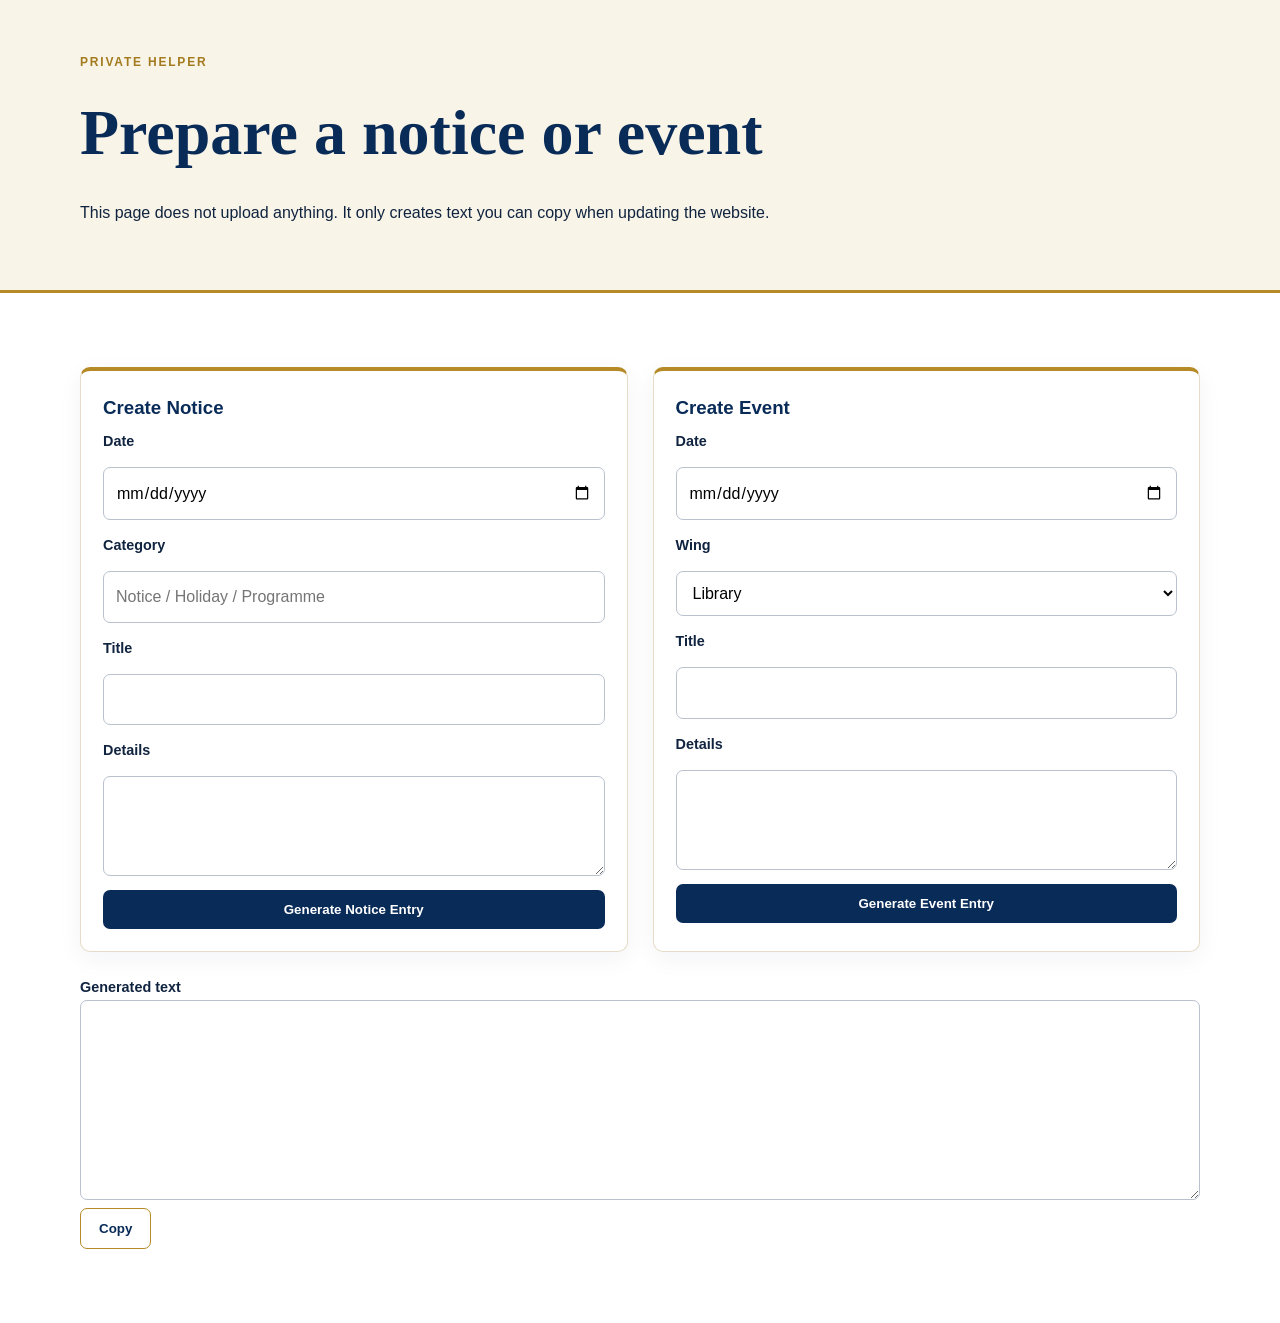
<file: content-helper.html>
<!doctype html>
<html>
<head>
<meta charset="utf-8"><meta name="viewport" content="width=device-width,initial-scale=1">
<title>Content Helper | SULARC</title>
<link rel="stylesheet" href="styles.css?v=20261030-mobile3">
</head>
<body>
<section class="page-hero"><div class="wrap">
<span class="eyebrow">Private helper</span><h1>Prepare a notice or event</h1>
<p>This page does not upload anything. It only creates text you can copy when updating the website.</p>
</div></section>
<section class="section"><div class="wrap grid-2">
<div class="card"><h3>Create Notice</h3>
<form id="noticeForm">
<label>Date</label><input id="ndate" type="date">
<label>Category</label><input id="ncat" placeholder="Notice / Holiday / Programme">
<label>Title</label><input id="ntitle">
<label>Details</label><textarea id="nbody"></textarea>
<button class="primary" type="submit">Generate Notice Entry</button>
</form></div>
<div class="card"><h3>Create Event</h3>
<form id="eventForm">
<label>Date</label><input id="edate" type="date">
<label>Wing</label><select id="ewing"><option>Library</option><option>Balavedi</option><option>Vanitha Vedi</option><option>Senior Citizens' Wing</option></select>
<label>Title</label><input id="etitle">
<label>Details</label><textarea id="edetails"></textarea>
<button class="primary" type="submit">Generate Event Entry</button>
</form></div>
</div>
<div class="wrap" style="margin-top:22px"><label>Generated text</label><textarea id="output" style="min-height:200px" readonly></textarea><button class="outline" type="button" onclick="navigator.clipboard&&navigator.clipboard.writeText(document.getElementById('output').value)">Copy</button></div>
</section>
<script>
const esc=s=>JSON.stringify(s||'');
document.getElementById('noticeForm').onsubmit=e=>{
 e.preventDefault();
 output.value=`{date:${esc(ndate.value)},category:${esc(ncat.value)},title:${esc(ntitle.value)},title_ml:"",body:${esc(nbody.value)},body_ml:""}`;
};
document.getElementById('eventForm').onsubmit=e=>{
 e.preventDefault();
 output.value=`{date:${esc(edate.value)},wing:${esc(ewing.value)},title:${esc(etitle.value)},title_ml:"",details:${esc(edetails.value)},details_ml:"",status:"planned"}`;
};
</script>
</body></html>
</file>
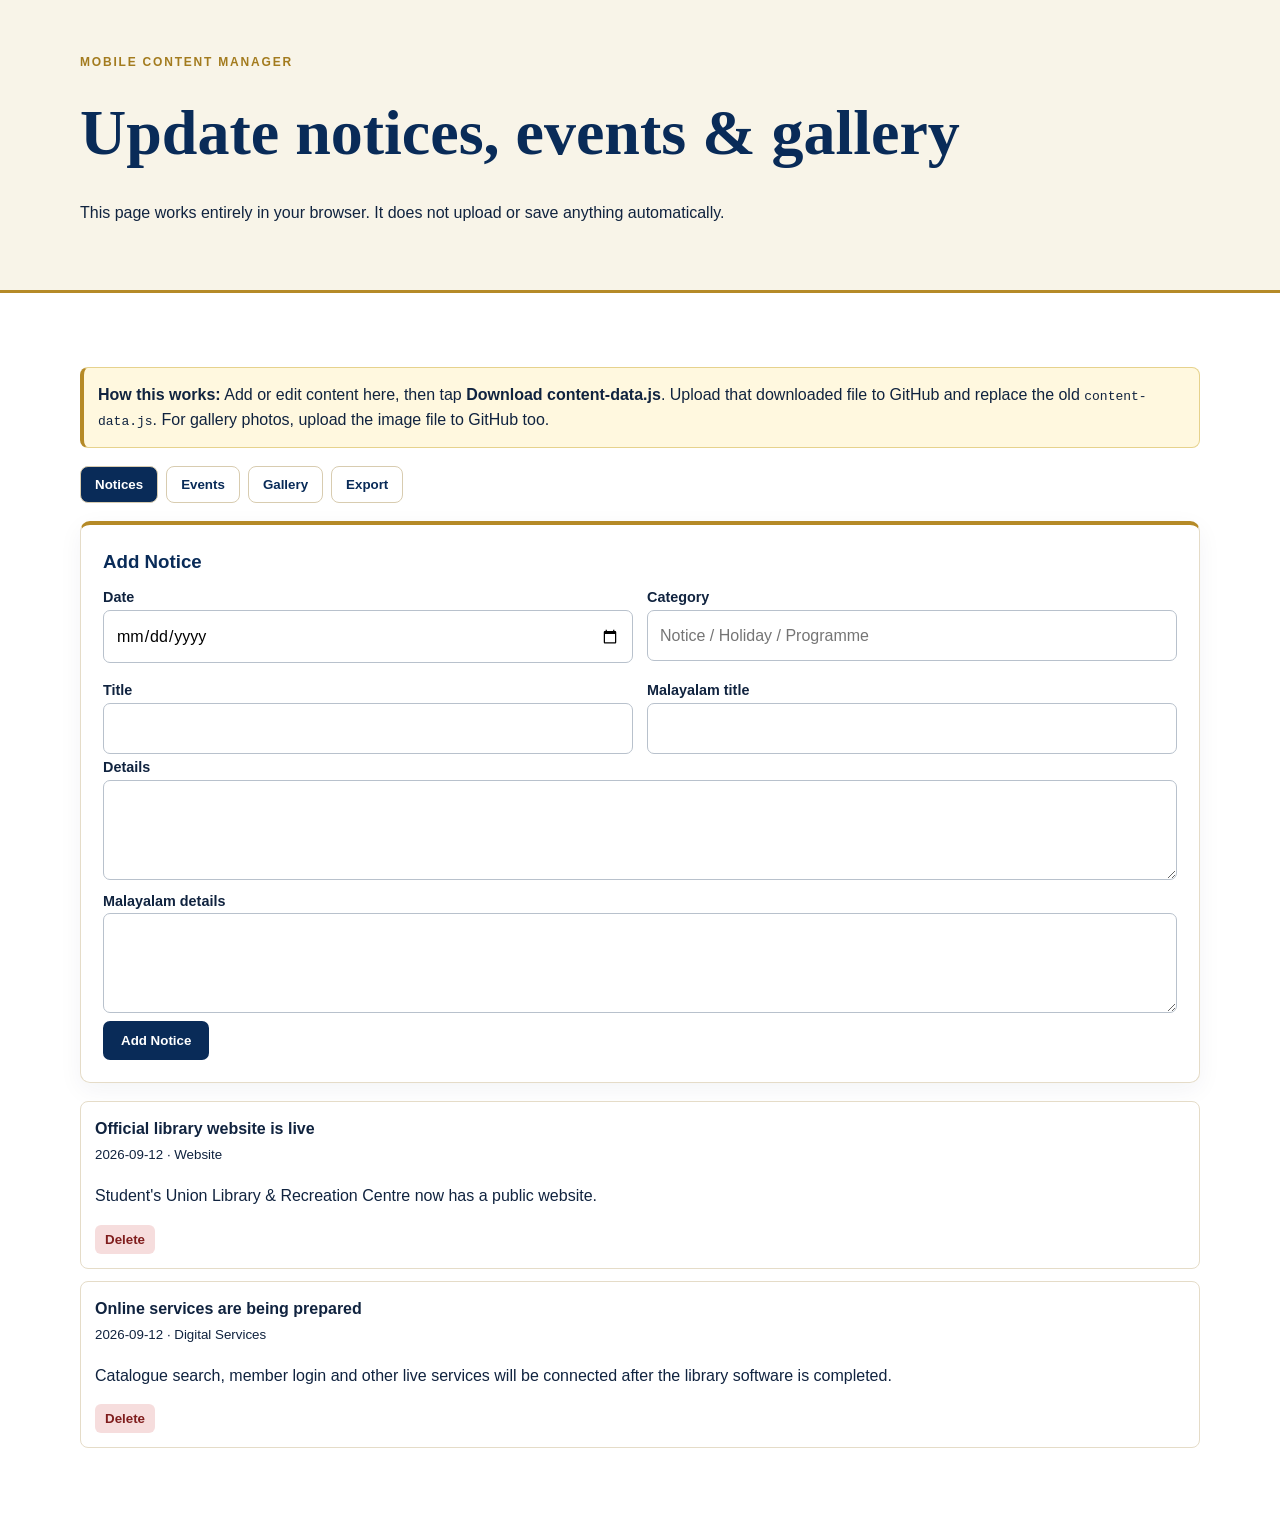
<file: mobile-content-manager.html>
<!doctype html>
<html>
<head>
<meta charset="utf-8">
<meta name="viewport" content="width=device-width,initial-scale=1">
<title>Mobile Content Manager | SULARC</title>
<link rel="stylesheet" href="styles.css?v=20261030-mobile3">
<style>
.manager-tabs{display:flex;gap:8px;flex-wrap:wrap;margin:18px 0}
.manager-tabs button{padding:10px 14px;border:1px solid #d8ccb0;background:#fff;border-radius:8px;font-weight:800;color:#092b58}
.manager-tabs button.active{background:#092b58;color:#fff}
.panel{display:none}.panel.active{display:block}
.preview-list{display:grid;gap:12px;margin-top:18px}
.preview-item{border:1px solid #e5dcc8;border-radius:8px;padding:14px;background:#fff}
.row-actions{display:flex;gap:8px;flex-wrap:wrap;margin-top:8px}
.row-actions button{border:0;padding:7px 10px;border-radius:6px;font-weight:700}
.delete{background:#f6dddd;color:#7f1d1d}
.small-btn{background:#f3efe1;color:#092b58}
.codebox{min-height:260px;font-family:monospace;font-size:.85rem}
.noticebox{background:#fff8df;border:1px solid #e6d28d;border-left:4px solid #b58a27;padding:14px;border-radius:8px}
</style>
</head>
<body>
<section class="page-hero"><div class="wrap">
<span class="eyebrow">Mobile content manager</span>
<h1>Update notices, events & gallery</h1>
<p>This page works entirely in your browser. It does not upload or save anything automatically.</p>
</div></section>

<section class="section"><div class="wrap">
<div class="noticebox">
<strong>How this works:</strong> Add or edit content here, then tap <b>Download content-data.js</b>. Upload that downloaded file to GitHub and replace the old <code>content-data.js</code>. For gallery photos, upload the image file to GitHub too.
</div>

<div class="manager-tabs">
<button class="active" data-panel="notices">Notices</button>
<button data-panel="events">Events</button>
<button data-panel="gallery">Gallery</button>
<button data-panel="export">Export</button>
</div>

<div id="notices" class="panel active">
  <div class="card">
    <h3>Add Notice</h3>
    <div class="form-grid">
      <div><label>Date</label><input id="nDate" type="date"></div>
      <div><label>Category</label><input id="nCategory" placeholder="Notice / Holiday / Programme"></div>
      <div><label>Title</label><input id="nTitle"></div>
      <div><label>Malayalam title</label><input id="nTitleMl"></div>
    </div>
    <label>Details</label><textarea id="nBody"></textarea>
    <label>Malayalam details</label><textarea id="nBodyMl"></textarea>
    <button class="primary" id="addNotice">Add Notice</button>
  </div>
  <div id="noticePreview" class="preview-list"></div>
</div>

<div id="events" class="panel">
  <div class="card">
    <h3>Add Event</h3>
    <div class="form-grid">
      <div><label>Date</label><input id="eDate" type="date"></div>
      <div><label>Wing</label><select id="eWing"><option>Library</option><option>Balavedi</option><option>Vanitha Vedi</option><option>Senior Citizens' Wing</option></select></div>
      <div><label>Title</label><input id="eTitle"></div>
      <div><label>Malayalam title</label><input id="eTitleMl"></div>
    </div>
    <label>Details</label><textarea id="eDetails"></textarea>
    <label>Malayalam details</label><textarea id="eDetailsMl"></textarea>
    <button class="primary" id="addEvent">Add Event</button>
  </div>
  <div id="eventPreview" class="preview-list"></div>
</div>

<div id="gallery" class="panel">
  <div class="card">
    <h3>Add Gallery Album</h3>
    <div class="form-grid">
      <div><label>Album name</label><input id="gAlbum"></div>
      <div><label>Malayalam album name</label><input id="gAlbumMl"></div>
    </div>
    <label>Description</label><textarea id="gDesc"></textarea>
    <label>Malayalam description</label><textarea id="gDescMl"></textarea>
    <label>Photo filenames (comma separated)</label><input id="gImages" placeholder="reading-day.jpg, balavedi-01.jpg">
    <p class="small">Upload the photo files to GitHub separately using the exact same filenames.</p>
    <button class="primary" id="addAlbum">Add Album</button>
  </div>
  <div id="galleryPreview" class="preview-list"></div>
</div>

<div id="export" class="panel">
  <div class="card">
    <h3>Export Website Content</h3>
    <p>Download the generated file and replace <code>content-data.js</code> in your GitHub repository.</p>
    <button class="primary" id="downloadFile">Download content-data.js</button>
    <button class="outline" id="copyCode">Copy code</button>
    <textarea id="codeOutput" class="codebox" readonly></textarea>
  </div>
</div>
</div></section>

<script src="content-data.js"></script>
<script>
const state = JSON.parse(JSON.stringify(window.SULARC_CONTENT || {notices:[],events:[],gallery:[]}));

const $=id=>document.getElementById(id);
document.querySelectorAll(".manager-tabs button").forEach(btn=>{
  btn.onclick=()=>{
    document.querySelectorAll(".manager-tabs button").forEach(b=>b.classList.remove("active"));
    document.querySelectorAll(".panel").forEach(p=>p.classList.remove("active"));
    btn.classList.add("active"); $(btn.dataset.panel).classList.add("active");
    if(btn.dataset.panel==="export") refreshCode();
  };
});

function esc(s){return (s||"").replace(/[&<>"]/g,m=>({"&":"&amp;","<":"&lt;",">":"&gt;","\"":"&quot;"}[m]));}
function render(){
  $("noticePreview").innerHTML=state.notices.map((n,i)=>`
    <div class="preview-item"><b>${esc(n.title)}</b><br><small>${esc(n.date||"")} · ${esc(n.category||"")}</small><p>${esc(n.body||"")}</p>
    <div class="row-actions"><button class="delete" onclick="delItem('notices',${i})">Delete</button></div></div>`).join("");
  $("eventPreview").innerHTML=state.events.map((e,i)=>`
    <div class="preview-item"><b>${esc(e.title)}</b><br><small>${esc(e.date||"")} · ${esc(e.wing||"")}</small><p>${esc(e.details||"")}</p>
    <div class="row-actions"><button class="delete" onclick="delItem('events',${i})">Delete</button></div></div>`).join("");
  $("galleryPreview").innerHTML=state.gallery.map((g,i)=>`
    <div class="preview-item"><b>${esc(g.album)}</b><p>${esc(g.description||"")}</p><small>${(g.images||[]).length} photo(s)</small>
    <div class="row-actions"><button class="delete" onclick="delItem('gallery',${i})">Delete</button></div></div>`).join("");
}
window.delItem=(type,i)=>{state[type].splice(i,1);render();};

$("addNotice").onclick=()=>{
  state.notices.unshift({date:$("nDate").value,category:$("nCategory").value,title:$("nTitle").value,title_ml:$("nTitleMl").value,body:$("nBody").value,body_ml:$("nBodyMl").value});
  ["nDate","nCategory","nTitle","nTitleMl","nBody","nBodyMl"].forEach(id=>$(id).value=""); render();
};
$("addEvent").onclick=()=>{
  state.events.unshift({date:$("eDate").value,wing:$("eWing").value,title:$("eTitle").value,title_ml:$("eTitleMl").value,details:$("eDetails").value,details_ml:$("eDetailsMl").value,status:"planned"});
  ["eDate","eTitle","eTitleMl","eDetails","eDetailsMl"].forEach(id=>$(id).value=""); render();
};
$("addAlbum").onclick=()=>{
  const images=$("gImages").value.split(",").map(x=>x.trim()).filter(Boolean);
  state.gallery.unshift({album:$("gAlbum").value,album_ml:$("gAlbumMl").value,description:$("gDesc").value,description_ml:$("gDescMl").value,images});
  ["gAlbum","gAlbumMl","gDesc","gDescMl","gImages"].forEach(id=>$(id).value=""); render();
};

function code(){
  return "window.SULARC_CONTENT = " + JSON.stringify(state,null,2) + ";\\n";
}
function refreshCode(){$("codeOutput").value=code();}
$("downloadFile").onclick=()=>{
  const blob=new Blob([code()],{type:"application/javascript"});
  const a=document.createElement("a");
  a.href=URL.createObjectURL(blob); a.download="content-data.js"; a.click();
  setTimeout(()=>URL.revokeObjectURL(a.href),1000);
};
$("copyCode").onclick=async()=>{refreshCode(); if(navigator.clipboard) await navigator.clipboard.writeText($("codeOutput").value);};

render();
</script>
</body></html>
</file>
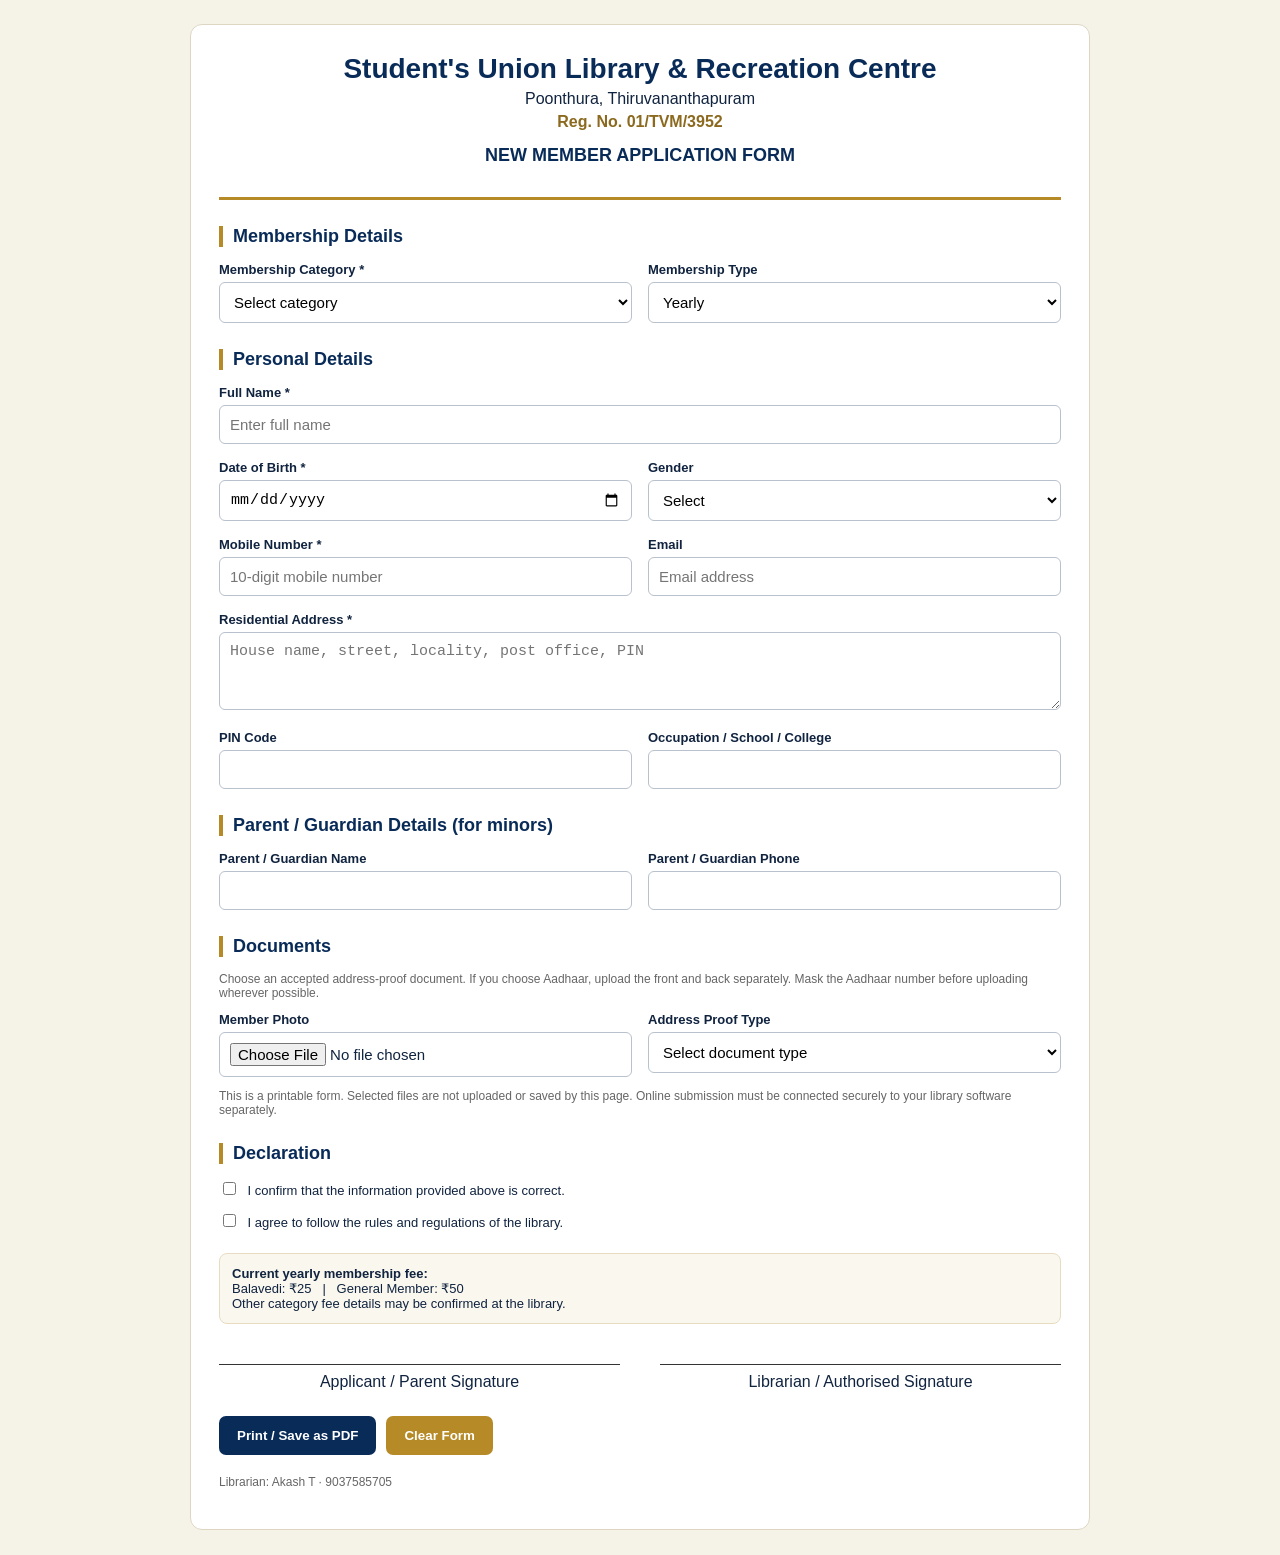
<file: new-member-form-3-updated.html>
<!DOCTYPE html>
<html lang="en">
<head>
<meta charset="UTF-8">
<meta name="viewport" content="width=device-width, initial-scale=1.0">
<title>New Member Application - Student's Union Library</title>
<style>
*{box-sizing:border-box}
body{margin:0;background:#f5f2e8;font-family:Arial,Helvetica,sans-serif;color:#10233f}
.page{max-width:900px;margin:24px auto;background:#fff;padding:28px;border:1px solid #ded6c3;border-radius:12px}
.header{text-align:center;border-bottom:3px solid #b58a27;padding-bottom:16px;margin-bottom:22px}
.header h1{margin:0;color:#092b58;font-size:28px}
.header p{margin:5px 0}
.reg{font-weight:700;color:#8b691f}
h2{font-size:18px;color:#092b58;border-left:4px solid #b58a27;padding-left:10px;margin-top:26px}
.grid{display:grid;grid-template-columns:1fr 1fr;gap:16px}
.full{grid-column:1/-1}
label{display:block;font-weight:700;font-size:13px;margin-bottom:5px}
input,select,textarea{width:100%;padding:10px;border:1px solid #b8c1cc;border-radius:6px;font-size:15px;background:#fff}
textarea{min-height:78px;resize:vertical}
.note{background:#faf7ef;border:1px solid #e7dcc1;padding:12px;border-radius:8px;font-size:13px}
.checks{display:grid;gap:8px}
.checks label{font-weight:400}
.checks input{width:auto;margin-right:8px}
.actions{display:flex;gap:10px;flex-wrap:wrap;margin-top:25px}
button{border:0;padding:12px 18px;border-radius:7px;font-weight:700;cursor:pointer}
.primary{background:#092b58;color:#fff}
.secondary{background:#b58a27;color:#fff}
.footer-sign{display:grid;grid-template-columns:1fr 1fr;gap:40px;margin-top:40px}
.sign{border-top:1px solid #333;padding-top:8px;text-align:center}
.small{font-size:12px;color:#666}
    [hidden]{display:none!important}
@media(max-width:650px){.grid{grid-template-columns:1fr}.full{grid-column:auto}.footer-sign{grid-template-columns:1fr}.page{margin:0;border-radius:0;padding:18px}}
@media print{body{background:#fff}.page{border:0;margin:0;max-width:none;padding:10mm}.actions{display:none}}
</style>
</head>
<body>
<div class="page">
  <div class="header">
    <h1>Student's Union Library & Recreation Centre</h1>
    <p>Poonthura, Thiruvananthapuram</p>
    <p class="reg">Reg. No. 01/TVM/3952</p>
    <h2 style="border:0;padding:0;margin-top:14px">NEW MEMBER APPLICATION FORM</h2>
  </div>

  <form id="memberForm">
    <h2>Membership Details</h2>
    <div class="grid">
      <div>
        <label>Membership Category *</label>
        <select required>
          <option value="">Select category</option>
          <option>General Member</option>
          <option>Balavedi</option>
          <option>Young Adult</option>
          <option>Senior Citizens' Wing</option>
          <option>Vanitha Vedi</option>
        </select>
      </div>
      <div>
        <label>Membership Type</label>
        <select>
          <option>Yearly</option>
          <option>Monthly</option>
        </select>
      </div>
    </div>

    <h2>Personal Details</h2>
    <div class="grid">
      <div class="full">
        <label>Full Name *</label>
        <input required type="text" placeholder="Enter full name">
      </div>
      <div>
        <label>Date of Birth *</label>
        <input required type="date">
      </div>
      <div>
        <label>Gender</label>
        <select>
          <option value="">Select</option>
          <option>Male</option>
          <option>Female</option>
          <option>Other</option>
        </select>
      </div>
      <div>
        <label>Mobile Number *</label>
        <input required type="tel" placeholder="10-digit mobile number">
      </div>
      <div>
        <label>Email</label>
        <input type="email" placeholder="Email address">
      </div>
      <div class="full">
        <label>Residential Address *</label>
        <textarea required placeholder="House name, street, locality, post office, PIN"></textarea>
      </div>
      <div>
        <label>PIN Code</label>
        <input type="text" inputmode="numeric">
      </div>
      <div>
        <label>Occupation / School / College</label>
        <input type="text">
      </div>
    </div>

    <h2>Parent / Guardian Details (for minors)</h2>
    <div class="grid">
      <div>
        <label>Parent / Guardian Name</label>
        <input type="text">
      </div>
      <div>
        <label>Parent / Guardian Phone</label>
        <input type="tel">
      </div>
    </div>

    <h2>Documents</h2>
    <p class="small">Choose an accepted address-proof document. If you choose Aadhaar, upload the front and back separately. Mask the Aadhaar number before uploading wherever possible.</p>
    <div class="grid">
      <div>
        <label for="memberPhoto">Member Photo</label>
        <input id="memberPhoto" name="member_photo" type="file" accept="image/*">
      </div>
      <div>
        <label for="proofType">Address Proof Type</label>
        <select id="proofType" name="proof_type" onchange="toggleProofFields()">
          <option value="">Select document type</option>
          <option value="aadhaar">Masked Aadhaar</option>
          <option value="other">Other accepted address proof</option>
        </select>
      </div>
      <div id="aadhaarFrontGroup" hidden>
        <label for="aadhaarFront">Aadhaar Front Side</label>
        <input id="aadhaarFront" name="aadhaar_front" type="file" accept="image/*,.pdf">
      </div>
      <div id="aadhaarBackGroup" hidden>
        <label for="aadhaarBack">Aadhaar Back Side</label>
        <input id="aadhaarBack" name="aadhaar_back" type="file" accept="image/*,.pdf">
      </div>
      <div id="otherProofGroup" hidden>
        <label for="otherProof">Alternative Address Proof</label>
        <input id="otherProof" name="address_proof" type="file" accept="image/*,.pdf">
      </div>
    </div>
    <p class="small">This is a printable form. Selected files are not uploaded or saved by this page. Online submission must be connected securely to your library software separately.</p>

    <h2>Declaration</h2>
    <div class="checks">
      <label><input type="checkbox" required> I confirm that the information provided above is correct.</label>
      <label><input type="checkbox" required> I agree to follow the rules and regulations of the library.</label>
    </div>

    <div class="note" style="margin-top:18px">
      <strong>Current yearly membership fee:</strong><br>
      Balavedi: ₹25 &nbsp; | &nbsp; General Member: ₹50<br>
      Other category fee details may be confirmed at the library.
    </div>

    <div class="footer-sign">
      <div class="sign">Applicant / Parent Signature</div>
      <div class="sign">Librarian / Authorised Signature</div>
    </div>

    <div class="actions">
      <button type="button" class="primary" onclick="window.print()">Print / Save as PDF</button>
      <button type="reset" class="secondary">Clear Form</button>
    </div>
  </form>
  <script>
    function toggleProofFields() {
      const type = document.getElementById("proofType").value;
      for (const [group, show] of [["aadhaarFrontGroup", type === "aadhaar"], ["aadhaarBackGroup", type === "aadhaar"], ["otherProofGroup", type === "other"]]) {
        const el = document.getElementById(group);
        el.hidden = !show;
        if (!show) el.querySelector("input").value = "";
      }
    }
    document.getElementById("memberForm").addEventListener("reset", () => {
      document.getElementById("aadhaarFrontGroup").hidden = true;
      document.getElementById("aadhaarBackGroup").hidden = true;
      document.getElementById("otherProofGroup").hidden = true;
    });
  </script>

  <p class="small" style="margin-top:20px">
    Librarian: Akash T · 9037585705
  </p>
</div>
</body>
</html>
</file>
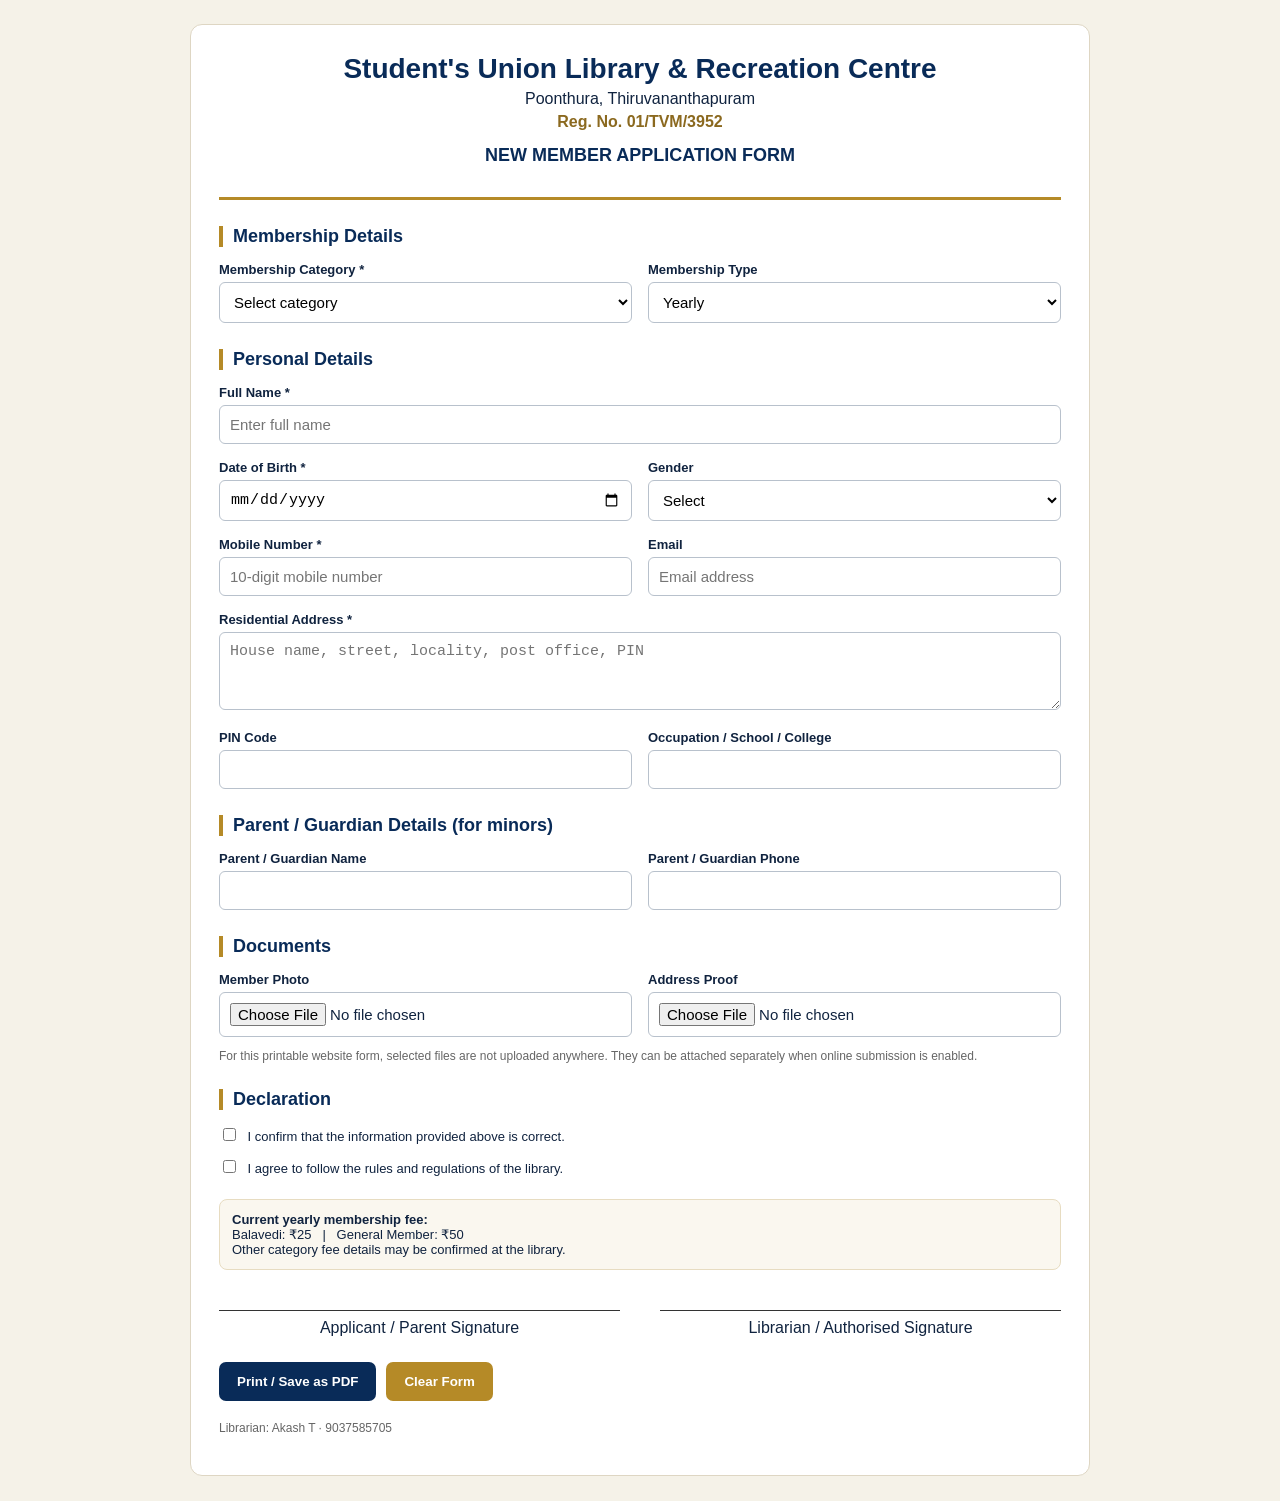
<file: new-member-form-3.html>
<!DOCTYPE html>
<html lang="en">
<head>
<meta charset="UTF-8">
<meta name="viewport" content="width=device-width, initial-scale=1.0">
<title>New Member Application - Student's Union Library</title>
<style>
*{box-sizing:border-box}
body{margin:0;background:#f5f2e8;font-family:Arial,Helvetica,sans-serif;color:#10233f}
.page{max-width:900px;margin:24px auto;background:#fff;padding:28px;border:1px solid #ded6c3;border-radius:12px}
.header{text-align:center;border-bottom:3px solid #b58a27;padding-bottom:16px;margin-bottom:22px}
.header h1{margin:0;color:#092b58;font-size:28px}
.header p{margin:5px 0}
.reg{font-weight:700;color:#8b691f}
h2{font-size:18px;color:#092b58;border-left:4px solid #b58a27;padding-left:10px;margin-top:26px}
.grid{display:grid;grid-template-columns:1fr 1fr;gap:16px}
.full{grid-column:1/-1}
label{display:block;font-weight:700;font-size:13px;margin-bottom:5px}
input,select,textarea{width:100%;padding:10px;border:1px solid #b8c1cc;border-radius:6px;font-size:15px;background:#fff}
textarea{min-height:78px;resize:vertical}
.note{background:#faf7ef;border:1px solid #e7dcc1;padding:12px;border-radius:8px;font-size:13px}
.checks{display:grid;gap:8px}
.checks label{font-weight:400}
.checks input{width:auto;margin-right:8px}
.actions{display:flex;gap:10px;flex-wrap:wrap;margin-top:25px}
button{border:0;padding:12px 18px;border-radius:7px;font-weight:700;cursor:pointer}
.primary{background:#092b58;color:#fff}
.secondary{background:#b58a27;color:#fff}
.footer-sign{display:grid;grid-template-columns:1fr 1fr;gap:40px;margin-top:40px}
.sign{border-top:1px solid #333;padding-top:8px;text-align:center}
.small{font-size:12px;color:#666}
@media(max-width:650px){.grid{grid-template-columns:1fr}.full{grid-column:auto}.footer-sign{grid-template-columns:1fr}.page{margin:0;border-radius:0;padding:18px}}
@media print{body{background:#fff}.page{border:0;margin:0;max-width:none;padding:10mm}.actions{display:none}}
</style>
</head>
<body>
<div class="page">
  <div class="header">
    <h1>Student's Union Library & Recreation Centre</h1>
    <p>Poonthura, Thiruvananthapuram</p>
    <p class="reg">Reg. No. 01/TVM/3952</p>
    <h2 style="border:0;padding:0;margin-top:14px">NEW MEMBER APPLICATION FORM</h2>
  </div>

  <form id="memberForm">
    <h2>Membership Details</h2>
    <div class="grid">
      <div>
        <label>Membership Category *</label>
        <select required>
          <option value="">Select category</option>
          <option>General Member</option>
          <option>Balavedi</option>
          <option>Young Adult</option>
          <option>Senior Citizens' Wing</option>
          <option>Vanitha Vedi</option>
        </select>
      </div>
      <div>
        <label>Membership Type</label>
        <select>
          <option>Yearly</option>
          <option>Monthly</option>
        </select>
      </div>
    </div>

    <h2>Personal Details</h2>
    <div class="grid">
      <div class="full">
        <label>Full Name *</label>
        <input required type="text" placeholder="Enter full name">
      </div>
      <div>
        <label>Date of Birth *</label>
        <input required type="date">
      </div>
      <div>
        <label>Gender</label>
        <select>
          <option value="">Select</option>
          <option>Male</option>
          <option>Female</option>
          <option>Other</option>
        </select>
      </div>
      <div>
        <label>Mobile Number *</label>
        <input required type="tel" placeholder="10-digit mobile number">
      </div>
      <div>
        <label>Email</label>
        <input type="email" placeholder="Email address">
      </div>
      <div class="full">
        <label>Residential Address *</label>
        <textarea required placeholder="House name, street, locality, post office, PIN"></textarea>
      </div>
      <div>
        <label>PIN Code</label>
        <input type="text" inputmode="numeric">
      </div>
      <div>
        <label>Occupation / School / College</label>
        <input type="text">
      </div>
    </div>

    <h2>Parent / Guardian Details (for minors)</h2>
    <div class="grid">
      <div>
        <label>Parent / Guardian Name</label>
        <input type="text">
      </div>
      <div>
        <label>Parent / Guardian Phone</label>
        <input type="tel">
      </div>
    </div>

    <h2>Documents</h2>
    <div class="grid">
      <div>
        <label>Member Photo</label>
        <input type="file" accept="image/*">
      </div>
      <div>
        <label>Address Proof</label>
        <input type="file" accept=".pdf,image/*">
      </div>
    </div>
    <p class="small">For this printable website form, selected files are not uploaded anywhere. They can be attached separately when online submission is enabled.</p>

    <h2>Declaration</h2>
    <div class="checks">
      <label><input type="checkbox" required> I confirm that the information provided above is correct.</label>
      <label><input type="checkbox" required> I agree to follow the rules and regulations of the library.</label>
    </div>

    <div class="note" style="margin-top:18px">
      <strong>Current yearly membership fee:</strong><br>
      Balavedi: ₹25 &nbsp; | &nbsp; General Member: ₹50<br>
      Other category fee details may be confirmed at the library.
    </div>

    <div class="footer-sign">
      <div class="sign">Applicant / Parent Signature</div>
      <div class="sign">Librarian / Authorised Signature</div>
    </div>

    <div class="actions">
      <button type="button" class="primary" onclick="window.print()">Print / Save as PDF</button>
      <button type="reset" class="secondary">Clear Form</button>
    </div>
  </form>

  <p class="small" style="margin-top:20px">
    Librarian: Akash T · 9037585705
  </p>
</div>
</body>
</html>
</file>
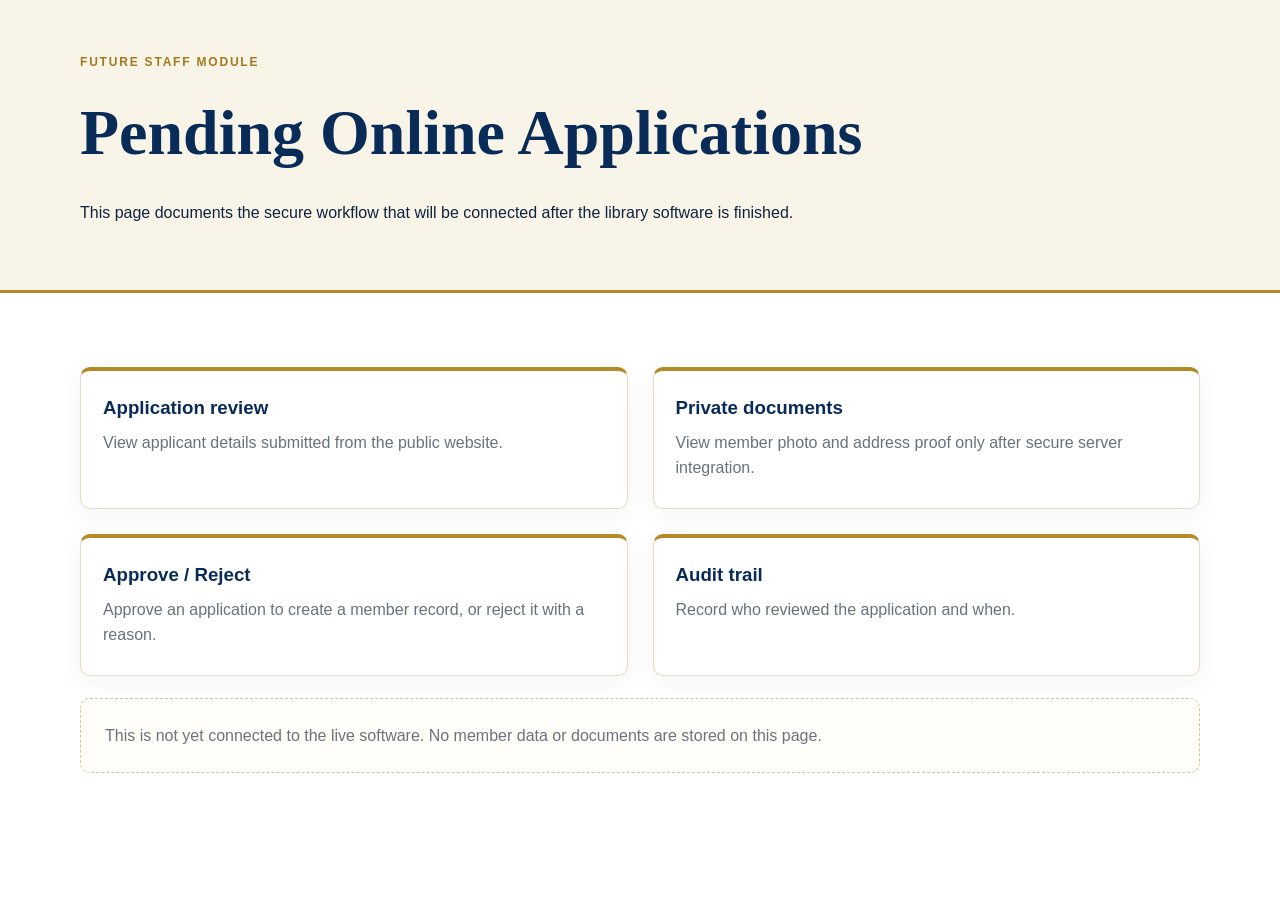
<file: pending-applications.html>
<!doctype html>
<html>
<head>
<meta charset="utf-8">
<meta name="viewport" content="width=device-width,initial-scale=1">
<title>Pending Online Applications - Future Module</title>
<link rel="stylesheet" href="styles.css?v=20261030-mobile3">
</head>
<body>
<section class="page-hero">
  <div class="wrap">
    <span class="eyebrow">Future staff module</span>
    <h1>Pending Online Applications</h1>
    <p>This page documents the secure workflow that will be connected after the library software is finished.</p>
  </div>
</section>

<section class="section">
  <div class="wrap">
    <div class="grid-2">
      <div class="card">
        <h3>Application review</h3>
        <p>View applicant details submitted from the public website.</p>
      </div>
      <div class="card">
        <h3>Private documents</h3>
        <p>View member photo and address proof only after secure server integration.</p>
      </div>
      <div class="card">
        <h3>Approve / Reject</h3>
        <p>Approve an application to create a member record, or reject it with a reason.</p>
      </div>
      <div class="card">
        <h3>Audit trail</h3>
        <p>Record who reviewed the application and when.</p>
      </div>
    </div>

    <div class="empty-state" style="margin-top:22px">
      This is not yet connected to the live software. No member data or documents are stored on this page.
    </div>
  </div>
</section>
</body>
</html>
</file>
<file: styles.css>
*{box-sizing:border-box}html{scroll-behavior:smooth}body{margin:0;font-family:Arial,Helvetica,sans-serif;color:#10233f;background:#fff;line-height:1.6}:root{--navy:#092b58;--navy2:#061f40;--gold:#b58a27;--cream:#f8f4e8;--soft:#f8f6f0;--border:#e5dcc8;--muted:#68717d}.wrap{width:min(1120px,92%);margin:auto}.top{position:sticky;top:0;z-index:20;background:rgba(255,255,255,.97);border-bottom:1px solid #e8e2d5}.nav{min-height:78px;display:flex;align-items:center;justify-content:space-between;gap:20px}.identity{display:flex;align-items:center;gap:12px;text-decoration:none;color:var(--navy)}.identity img{width:54px;height:54px;object-fit:contain}.identity small,.identity b{display:block}.identity small{color:#776c55}.nav nav{display:flex;gap:17px;align-items:center}.nav nav a{text-decoration:none;color:#183657;font-weight:700;font-size:.88rem}.menu{display:none;background:none;border:0;font-size:1.5rem}.hero{background:linear-gradient(135deg,#f8f4e8,#fff 55%,#f3ead0);padding:68px 0;border-bottom:5px solid var(--gold)}.hero-grid{display:grid;grid-template-columns:.7fr 1.3fr;align-items:center;gap:55px}.hero-logo img{width:min(360px,100%)}.tag,.eyebrow{font-size:.75rem;letter-spacing:.15em;font-weight:800;color:#a37b1e;text-transform:uppercase}.hero h1,.page-hero h1,.section h2{font-family:Georgia,serif;color:var(--navy)}.hero h1{font-size:clamp(3rem,7vw,5.2rem);line-height:.98;margin:14px 0 22px}.hero h1 em{color:var(--gold);font-style:normal}.hero p{max-width:690px;color:#5f6470;font-size:1.08rem}.actions{display:flex;gap:12px;flex-wrap:wrap;margin-top:26px}.btn,.primary,.outline{display:inline-block;padding:12px 18px;border-radius:7px;text-decoration:none;font-weight:800;border:0;cursor:pointer}.primary{background:var(--navy);color:#fff}.outline{border:1px solid var(--gold);color:var(--navy);background:#fff}.gold-btn{background:var(--gold);color:#fff}.section{padding:74px 0}.soft{background:var(--soft)}.section h2{font-size:clamp(2rem,4vw,3.1rem);line-height:1.1;margin:9px 0 24px}.grid-2{display:grid;grid-template-columns:1fr 1fr;gap:25px}.grid-3{display:grid;grid-template-columns:repeat(3,1fr);gap:18px}.grid-4{display:grid;grid-template-columns:repeat(4,1fr);gap:18px}.card{background:#fff;border:1px solid var(--border);border-top:4px solid var(--gold);border-radius:10px;padding:22px;box-shadow:0 7px 24px rgba(12,40,75,.05)}.card h3{margin:0 0 7px;color:var(--navy)}.card p{margin:5px 0;color:var(--muted)}.portal-card{display:flex;flex-direction:column;min-height:205px}.portal-card .icon{font-size:1.8rem}.portal-card .btn{margin-top:auto;align-self:flex-start}.stats{display:grid;grid-template-columns:repeat(4,1fr);gap:16px}.stat{background:var(--navy);color:#fff;border-radius:12px;padding:24px}.stat strong{display:block;font-size:2rem;color:#e0bb5c}.stat span{color:#d7e0ea}.notice{border-left:4px solid var(--gold);padding:16px 18px;background:#fff;border:1px solid var(--border);border-left-width:4px;border-radius:8px}.page-hero{background:var(--cream);padding:48px 0;border-bottom:3px solid var(--gold)}.page-hero h1{margin:8px 0;font-size:clamp(2.3rem,5vw,4rem)}form{display:grid;gap:14px}.form-grid{display:grid;grid-template-columns:1fr 1fr;gap:14px}label{font-weight:700;font-size:.9rem}input,select,textarea{width:100%;padding:12px;border:1px solid #b8c1cc;border-radius:7px;font:inherit;background:#fff}textarea{min-height:100px}.empty-state{border:1px dashed #cfc4a6;background:#fffdf7;border-radius:10px;padding:24px;color:#6b7280}.contact-card{background:#faf7ef;border:1px solid var(--border);border-left:4px solid var(--gold);border-radius:10px;padding:20px}.contact-line{display:block;margin:8px 0;color:var(--navy);text-decoration:none;font-weight:700}.quick-links{display:flex;flex-wrap:wrap;gap:10px}.quick-links a{background:#fff;border:1px solid var(--border);padding:10px 12px;border-radius:7px;text-decoration:none;color:var(--navy);font-weight:700}.badge{display:inline-block;padding:4px 8px;border-radius:999px;background:#f1ead7;color:#755713;font-size:.78rem;font-weight:800}footer{background:var(--navy2);color:white;padding:28px 0}.foot{display:flex;align-items:center;gap:15px}.foot img{width:58px;height:58px}.foot>small{margin-left:auto;color:#c9d3df}@media(max-width:900px){.nav nav{display:none;position:absolute;top:78px;left:0;right:0;background:#fff;padding:20px 4%;flex-direction:column;align-items:flex-start}.nav nav.open{display:flex}.menu{display:block}.hero-grid,.grid-2{grid-template-columns:1fr}.hero-logo{text-align:center}.hero-logo img{max-width:280px}.grid-3,.grid-4,.stats{grid-template-columns:repeat(2,1fr)}}@media(max-width:600px){.grid-3,.grid-4,.stats,.form-grid{grid-template-columns:1fr}.identity small{display:none}.hero h1{font-size:3rem}.section{padding:56px 0}.foot{align-items:flex-start}.foot>small{margin-left:0}}
.photo-safety{background:#fff8df;border:1px solid #e6d28d;border-left:4px solid #b58a27;padding:14px 16px;border-radius:8px;color:#5b4b20}
.gallery-placeholder{height:150px;border-radius:8px;background:#f3efe1;display:grid;place-items:center;font-size:2.2rem;margin-bottom:14px}
.gallery-album{min-height:280px}

.gallery-grid{display:grid;grid-template-columns:repeat(2,1fr);gap:6px;margin-bottom:14px}
.gallery-grid img{width:100%;height:130px;object-fit:cover;border-radius:7px;border:1px solid #e5dcc8}
@media(max-width:600px){.gallery-grid img{height:110px}}

.office-grid{display:grid;grid-template-columns:repeat(3,1fr);gap:18px;margin-top:24px}
.office-card{background:#fff;border:1px solid var(--border);border-top:4px solid var(--gold);border-radius:10px;padding:22px;box-shadow:0 7px 24px rgba(12,40,75,.05)}
.office-card span{display:block;color:#8a691c;font-size:.76rem;font-weight:800;letter-spacing:.08em;text-transform:uppercase;margin-bottom:7px}
.office-card h3{margin:0;color:var(--navy);font-family:Georgia,serif;font-size:1.35rem}
.ml-label{font-size:.7em;font-weight:500}
.committee-intro,.committee-note{color:var(--muted)}
.committee-note{margin-top:18px;font-size:.92rem}
@media(max-width:900px){.office-grid{grid-template-columns:repeat(2,1fr)}}
@media(max-width:600px){.office-grid{grid-template-columns:1fr}}

/* Website v13 — public portal integration */
.portal-readiness{background:#edf6ff;border-bottom:1px solid #d4e6f5;padding:14px 0}
.portal-ready-box{display:flex;gap:12px;align-items:center;justify-content:center;text-align:center;flex-wrap:wrap;color:#23415f}
.portal-ready-box strong{color:var(--navy)}
.portal-connect-card{max-width:780px;margin:auto;background:#fff;border:1px solid var(--border);border-top:4px solid var(--gold);border-radius:12px;padding:28px;display:grid;grid-template-columns:auto 1fr;gap:20px;box-shadow:0 10px 30px rgba(12,40,75,.06)}
.portal-status-icon{width:58px;height:58px;border-radius:50%;display:grid;place-items:center;background:#f5eedc;font-size:1.6rem}
.portal-connect-card h2{margin:0 0 8px;color:var(--navy)}
.portal-note{margin-top:14px;color:var(--muted);font-size:.9rem}
.portal-disabled{opacity:.58;cursor:not-allowed;background:#66788b}
@media(max-width:600px){.portal-connect-card{grid-template-columns:1fr}.portal-status-icon{width:48px;height:48px}}
/* Website Books — live book display */
.books-intro{
  max-width:720px;
  margin:-10px 0 28px;
  color:var(--muted);
}

.website-books-grid{
  display:grid;
  grid-template-columns:repeat(3,1fr);
  gap:24px;
  align-items:stretch;
}

.website-books-grid .empty-state{
  grid-column:1/-1;
}

.website-book-card{
  background:#fff;
  border:1px solid var(--border);
  border-radius:12px;
  overflow:hidden;
  box-shadow:0 8px 26px rgba(12,40,75,.07);
  display:flex;
  flex-direction:column;
  min-width:0;
}

.website-book-cover{
  height:310px;
  background:#f5f1e6;
  display:flex;
  align-items:center;
  justify-content:center;
  padding:16px;
  border-bottom:1px solid var(--border);
}

.website-book-cover img{
  display:block;
  width:100%;
  height:100%;
  object-fit:contain;
}

.website-book-cover-empty{
  flex-direction:column;
  gap:8px;
  color:var(--muted);
}

.website-book-cover-empty span{
  font-size:3rem;
}

.website-book-content{
  padding:20px;
  display:flex;
  flex-direction:column;
  flex:1;
}

.website-book-content h3{
  margin:12px 0 6px;
  color:var(--navy);
  font-family:Georgia,serif;
  font-size:1.35rem;
}

.website-book-meta{
  margin:0 0 10px;
  color:#7a6842;
  font-size:.88rem;
  font-weight:700;
}

.website-book-description{
  margin:4px 0 18px;
  color:var(--muted);
  font-size:.95rem;
  line-height:1.6;
}

.website-book-link{
  margin-top:auto;
  align-self:flex-start;
}

@media(max-width:900px){
  .website-books-grid{
    grid-template-columns:repeat(2,1fr);
  }
}

@media(max-width:600px){
  .website-books-grid{
    grid-template-columns:1fr;
  }

  .website-book-cover{
    height:290px;
  }
}

/* Mobile layout refresh: shared public navigation and compact homepage. */
img{max-width:100%}
.identity,.identity>div,.grid-2>div,.grid-3>div,.grid-4>div{min-width:0}
.top{background:#fff}
.menu{color:var(--navy);cursor:pointer;min-width:44px;min-height:44px;flex-shrink:0;border-radius:6px}
a:focus-visible,button:focus-visible{outline:3px solid #876310;outline-offset:4px}
[id]{scroll-margin-top:100px}
@media(max-width:900px){
 .nav{position:relative;gap:12px}
 .nav nav{top:100%;left:-4.35%;right:-4.35%;padding:12px 4%;max-height:calc(100dvh - 90px);overflow-y:auto;border-bottom:1px solid var(--border);box-shadow:0 8px 16px #10233f14}
 .nav nav a{display:block;width:100%;padding:10px 12px;min-height:44px;border-radius:6px}
 .nav nav a:hover{background:var(--soft)}
 .nav nav.open{gap:0}
}
@media(max-width:600px){
 .wrap{width:calc(100% - 32px)}
 .nav{min-height:72px;gap:8px}
 .identity{flex:1;gap:9px}
 .identity img{width:42px;height:42px;flex-shrink:0}
 .identity b{font-size:clamp(.75rem,3.5vw,.95rem);line-height:1.3;overflow-wrap:break-word}
 .menu{font-size:1.5rem;padding:6px}
 .nav nav{left:-16px;right:-16px;max-height:calc(100dvh - 80px)}
 .hero{padding:28px 0 30px;border-bottom-width:3px}
 .hero-grid{gap:18px}
 .home-page .hero-logo{display:none}
 .hero h1{font-size:clamp(2rem,8.5vw,2.7rem);line-height:1.08;margin:12px 0 16px}
 .hero p{font-size:1rem;line-height:1.6;margin:0}
 .hero .actions{display:grid;grid-template-columns:repeat(2,minmax(0,1fr));gap:10px;margin-top:20px}
 .hero .actions a{display:flex;align-items:center;justify-content:center;text-align:center;min-height:48px;padding:10px 8px;font-size:.9rem;line-height:1.35}
 .section{padding:32px 0}
 .section h2{font-size:1.8rem;line-height:1.2;margin:8px 0 18px}
 .page-hero{padding:28px 0}
 .page-hero h1{font-size:2rem;overflow-wrap:break-word}
 .card,.contact-card,.office-card{padding:16px}
 .card h3{font-size:1.05rem}
 .card p{font-size:.95rem;line-height:1.6}
 .grid-2{gap:24px}
 .stats{grid-template-columns:repeat(2,minmax(0,1fr));gap:10px}
 .stat{padding:16px 12px;border-radius:9px;min-width:0}
 .stat strong{font-size:1.75rem;line-height:1.3}
 .stat span{display:block;font-size:.85rem;line-height:1.4;margin-top:5px}
 #statistics-status{font-size:.8rem;margin-bottom:0}
 .office-grid{grid-template-columns:repeat(2,minmax(0,1fr));gap:10px}
 .office-card{padding:13px}
 .office-card h3{font-size:1.1rem}
 .office-card span{font-size:.65rem;letter-spacing:.03em}
 .contact-line{overflow-wrap:anywhere}
 .foot{flex-wrap:wrap;gap:12px;font-size:.85rem}
 .foot>div{flex:1;min-width:0}
 .foot>small{width:100%}
 .website-books-grid{gap:14px}
 .website-book-cover{height:220px}
 .website-book-content{padding:16px}
 .books-intro{margin:0 0 18px;font-size:.95rem}
}
@media(prefers-reduced-motion:reduce){html{scroll-behavior:auto}}

/* Swipeable published content: native touch scroll, keyboard and arrow buttons. */
.rail-heading{display:flex;align-items:center;justify-content:space-between;gap:16px;margin-bottom:16px}
.rail-heading h2{margin:0}
.rail-heading>a{flex-shrink:0;color:var(--navy);font-size:.9rem;font-weight:bold}
.content-rail,.website-books-grid.content-rail{display:flex;gap:16px;overflow-x:auto;scroll-snap-type:x mandatory;padding:3px 2px 14px;scroll-padding-inline:2px;overscroll-behavior-x:contain;scrollbar-width:thin}
.content-rail>*{flex:0 0 calc((100% - 32px)/3);min-width:0;scroll-snap-align:start}
.content-rail>.empty-state{flex-basis:100%;margin:0}
.content-rail .rail-card{padding:20px;border:1px solid var(--border);border-top:3px solid var(--gold);border-radius:10px;background:white;display:flex;flex-direction:column;overflow-wrap:anywhere}
.rail-card h3{font-size:1.15rem;line-height:1.45;margin:8px 0;color:var(--navy)}
.rail-card h4{font-size:1rem;margin:0 0 8px}
.rail-card p{font-size:.95rem;color:var(--muted);margin:8px 0;display:-webkit-box;-webkit-line-clamp:3;-webkit-box-orient:vertical;overflow:hidden}
.rail-card .rail-photo{width:100%;height:180px;object-fit:cover;border-radius:6px;margin-bottom:10px}
.rail-card .rail-photo-placeholder{height:120px;background:var(--soft);display:grid;place-items:center;font-size:2rem}
.rail-card>a{margin-top:auto;padding-top:12px;color:var(--navy);font-weight:bold}
.rail-controls{display:flex;justify-content:flex-end;gap:8px;align-items:center;margin:6px 0 0}
.rail-controls[hidden]{display:none}
.rail-controls span{margin-right:auto;font-size:.8rem;color:var(--muted)}
.rail-controls button{min-width:44px;min-height:44px;border:1px solid var(--border);background:white;color:var(--navy);border-radius:7px;font-size:1.4rem;cursor:pointer}
.rail-controls button:disabled{opacity:.35;cursor:default}
.content-rail:focus-visible{outline:3px solid var(--gold);outline-offset:3px}
@media(max-width:900px){.content-rail>*{flex-basis:calc((100% - 16px)/2)}}
@media(max-width:600px){.content-rail>*{flex-basis:86%}.rail-heading{gap:10px;align-items:flex-start}.rail-heading h2{font-size:1.5rem}.rail-heading>a{padding-top:5px;font-size:.8rem}.content-rail .rail-card{padding:16px}.content-rail .website-book-cover{height:200px}}

/* Five primary sections, with native accessible disclosure sub-navigation. */
.nav-group{position:relative;color:#183657;font-weight:700;font-size:.88rem}
.nav-group>summary{cursor:pointer;list-style:none;padding:12px 4px;min-height:44px;white-space:nowrap}
.nav-group>summary::-webkit-details-marker{display:none}
.nav-group>summary::after{content:' ▾';font-size:.75em}
.nav-group[open]>summary::after{content:' ▴'}
.subnav{position:absolute;top:100%;right:0;width:260px;padding:8px;background:#fff;border:1px solid var(--border);border-radius:8px;box-shadow:0 8px 22px #10233f20;z-index:25}
.nav .subnav a{display:block;padding:10px 12px;font-size:.85rem;line-height:1.5;white-space:normal;border-radius:5px}
.nav .subnav a:hover{background:var(--soft)}
summary:focus-visible{outline:3px solid #876310;outline-offset:2px}
@media(min-width:901px){.identity{max-width:430px}.identity b{font-size:.9rem;line-height:1.35}.nav nav{gap:12px}}
@media(max-width:900px){
 .nav nav>.nav-group{width:100%;border-top:1px solid #ece7dc}
 .nav-group>summary{padding:12px;display:flex;justify-content:space-between;align-items:center}
 .subnav{position:static;width:100%;border:0;border-radius:0;box-shadow:none;padding:0 8px 10px 18px;background:var(--soft)}
 .nav .subnav a{font-weight:500;font-size:.9rem;padding:11px 12px}
}
</file>
